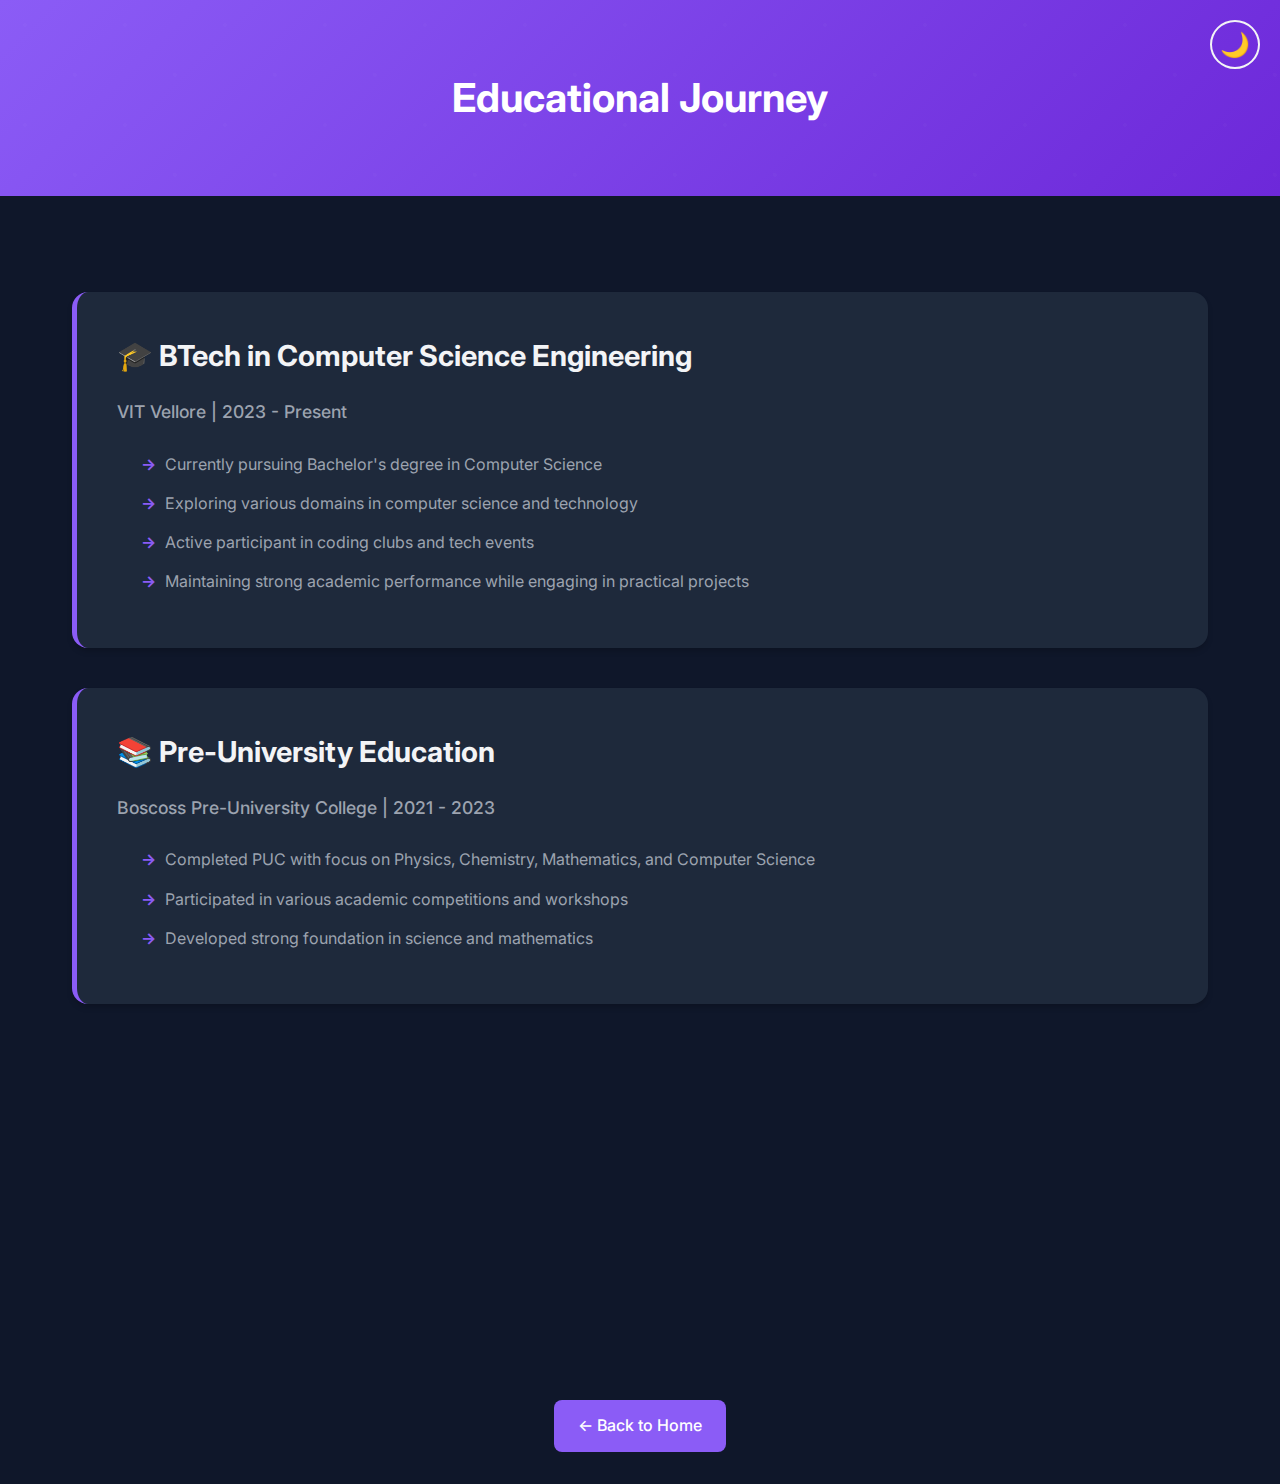
<file: Education.html>
<!DOCTYPE html>
<html lang="en">
  <head>
    <meta charset="UTF-8" />
    <meta name="viewport" content="width=device-width, initial-scale=1.0" />
    <title>Om Tilva - Education</title>
    <link
      href="https://fonts.googleapis.com/css2?family=Inter:wght@400;500;600;700;800&display=swap"
      rel="stylesheet"
    />
    <link rel="stylesheet" href="/main.css" />
    <link rel="stylesheet" href="/education.css" />
  </head>
  <body>
    <header class="header">
      <h1>Educational Journey</h1>
      <!-- 🌙 Theme Button -->
      <button id="theme-toggle" aria-label="Toggle Theme">🌙</button>
    </header>

    <div class="container">
      <div class="education-card">
        <h2>🎓 BTech in Computer Science Engineering</h2>
        <p>VIT Vellore | 2023 - Present</p>
        <ul>
          <li>Currently pursuing Bachelor's degree in Computer Science</li>
          <li>Exploring various domains in computer science and technology</li>
          <li>Active participant in coding clubs and tech events</li>
          <li>
            Maintaining strong academic performance while engaging in practical
            projects
          </li>
        </ul>
      </div>

      <div class="education-card">
        <h2>📚 Pre-University Education</h2>
        <p>Boscoss Pre-University College | 2021 - 2023</p>
        <ul>
          <li>
            Completed PUC with focus on Physics, Chemistry, Mathematics, and
            Computer Science
          </li>
          <li>Participated in various academic competitions and workshops</li>
          <li>Developed strong foundation in science and mathematics</li>
        </ul>
      </div>

      <div class="education-card">
        <h2>🏫 School Education</h2>
        <p>ST Aloysius School | Graduated 2021</p>
        <ul>
          <li>Completed secondary education with distinction</li>
          <li>Active participant in extracurricular activities</li>
          <li>Developed leadership skills through various school activities</li>
        </ul>
      </div>

      <center>
        <a href="index.html" class="back-button">← Back to Home</a>
      </center>
    </div>

    <!-- 💻 JavaScript -->
    <script>
      // --- Smooth Scroll for Back to Home Button ---
      const backButton = document.querySelector(".back-button");
      backButton.addEventListener("click", function (e) {
        e.preventDefault();
        window.location.href = this.getAttribute("href");
      });

      // --- Scroll Animation for Education Cards ---
      const cards = document.querySelectorAll(".education-card");
      const observer = new IntersectionObserver(
        (entries) => {
          entries.forEach((entry) => {
            if (entry.isIntersecting) {
              entry.target.classList.add("visible");
            }
          });
        },
        { threshold: 0.3 }
      );

      cards.forEach((card) => observer.observe(card));

      // --- Hover Glow Effect ---
      cards.forEach((card) => {
        card.addEventListener("mouseenter", () => {
          card.style.boxShadow = "0 10px 25px rgba(139, 92, 246, 0.6)";
        });
        card.addEventListener("mouseleave", () => {
          card.style.boxShadow = "";
        });
      });

      // --- Theme Toggle with Local Storage ---
      const themeToggle = document.getElementById("theme-toggle");
      const currentTheme = localStorage.getItem("theme");

      if (currentTheme === "light") {
        document.body.classList.add("light-mode");
        themeToggle.textContent = "☀️";
      }

      themeToggle.addEventListener("click", () => {
        document.body.classList.toggle("light-mode");
        const isLightMode = document.body.classList.contains("light-mode");
        themeToggle.textContent = isLightMode ? "☀️" : "🌙";
        localStorage.setItem("theme", isLightMode ? "light" : "dark");
      });
    </script>
  </body>
</html>
</file>
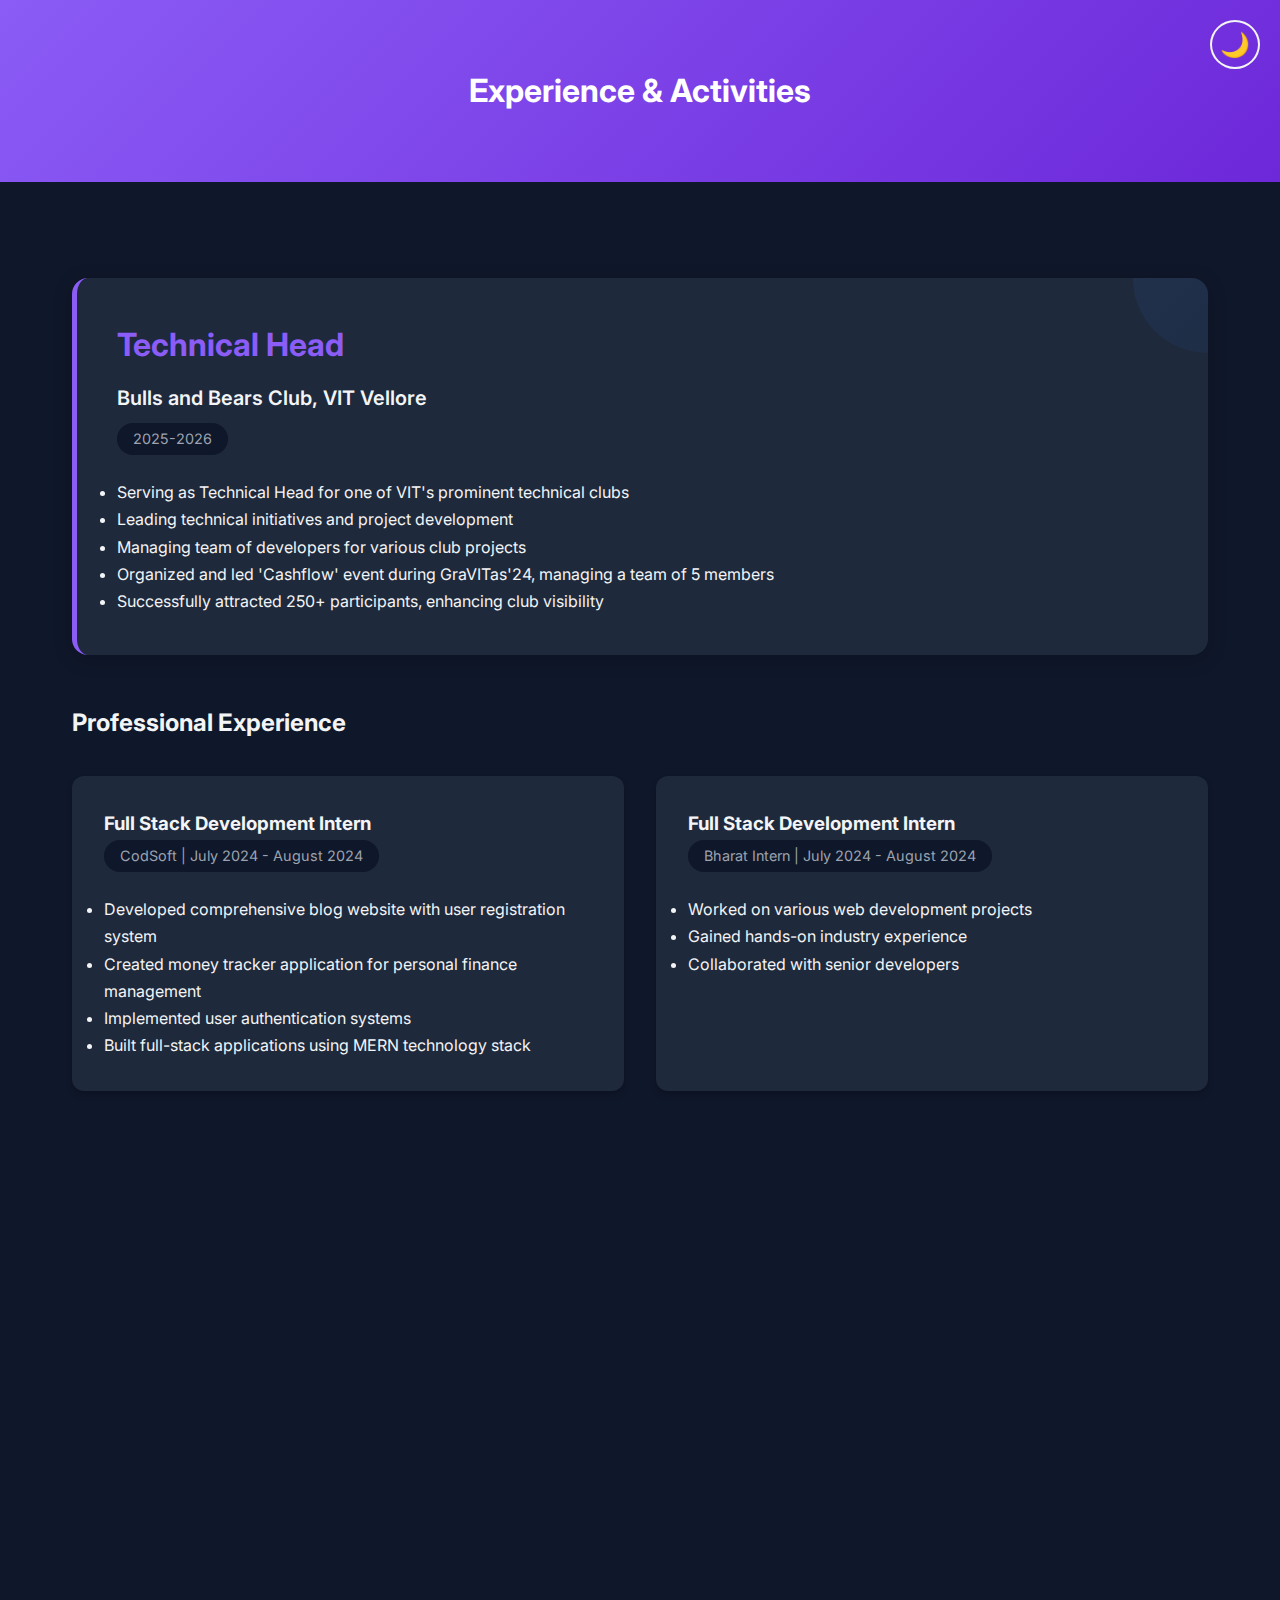
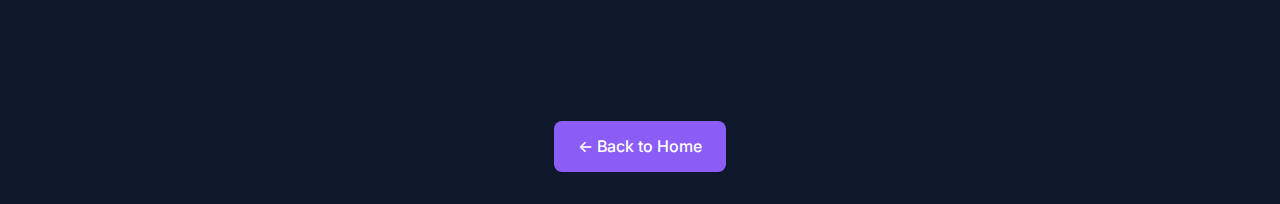
<file: Experience.html>
<!DOCTYPE html>
<html lang="en">
  <head>
    <meta charset="UTF-8" />
    <meta name="viewport" content="width=device-width, initial-scale=1.0" />
    <title>Om Tilva - Experience</title>
    <link
      href="https://fonts.googleapis.com/css2?family=Inter:wght@400;500;600;700;800&display=swap"
      rel="stylesheet"
    />
    <link rel="stylesheet" href="/main.css" />
    <link rel="stylesheet" href="/experience.css" />
  </head>
  <body>
    <header class="header">
      <h1>Experience & Activities</h1>
      <!-- 🌙 Theme Toggle Button -->
      <button id="theme-toggle" aria-label="Toggle Theme">🌙</button>
    </header>

    <div class="container">
      <div class="featured-role">
        <h2>Technical Head</h2>
        <div class="organization">Bulls and Bears Club, VIT Vellore</div>
        <div class="duration">2025-2026</div>
        <ul>
          <li>
            Serving as Technical Head for one of VIT's prominent technical clubs
          </li>
          <li>Leading technical initiatives and project development</li>
          <li>Managing team of developers for various club projects</li>
          <li>
            Organized and led 'Cashflow' event during GraVITas'24, managing a
            team of 5 members
          </li>
          <li>
            Successfully attracted 250+ participants, enhancing club visibility
          </li>
        </ul>
      </div>

      <div class="experience-section">
        <h2>Professional Experience</h2>
        <div class="experience-grid">
          <div class="experience-card">
            <h3>Full Stack Development Intern</h3>
            <div class="duration">CodSoft | July 2024 - August 2024</div>
            <ul>
              <li>
                Developed comprehensive blog website with user registration
                system
              </li>
              <li>
                Created money tracker application for personal finance
                management
              </li>
              <li>Implemented user authentication systems</li>
              <li>Built full-stack applications using MERN technology stack</li>
            </ul>
          </div>

          <div class="experience-card">
            <h3>Full Stack Development Intern</h3>
            <div class="duration">Bharat Intern | July 2024 - August 2024</div>
            <ul>
              <li>Worked on various web development projects</li>
              <li>Gained hands-on industry experience</li>
              <li>Collaborated with senior developers</li>
            </ul>
          </div>
        </div>
      </div>

      <div class="skills-section">
        <h2>Technical Skills</h2>
        <div class="skills-grid">
          <div class="skill-category">
            <h3>Programming Languages</h3>
            <div class="skill-tags">
              <span class="skill-tag">C++ (DSA)</span>
              <span class="skill-tag">Python</span>
              <span class="skill-tag">Java</span>
            </div>
          </div>

          <div class="skill-category">
            <h3>Web Development</h3>
            <div class="skill-tags">
              <span class="skill-tag">HTML5</span>
              <span class="skill-tag">CSS3</span>
              <span class="skill-tag">JavaScript</span>
              <span class="skill-tag">React</span>
              <span class="skill-tag">Node.js</span>
              <span class="skill-tag">MERN Stack</span>
            </div>
          </div>

          <div class="skill-category">
            <h3>Tools & Technologies</h3>
            <div class="skill-tags">
              <span class="skill-tag">Git</span>
              <span class="skill-tag">MongoDB</span>
              <span class="skill-tag">Express.js</span>
              <span class="skill-tag">Version Control</span>
            </div>
          </div>

          <div class="skill-category">
            <h3>Soft Skills</h3>
            <div class="skill-tags">
              <span class="skill-tag">Team Management</span>
              <span class="skill-tag">Project Management</span>
              <span class="skill-tag">Time Management</span>
              <span class="skill-tag">Communication</span>
            </div>
          </div>
        </div>
      </div>

      <center>
        <a href="index.html" class="back-button">← Back to Home</a>
      </center>
    </div>

    <!-- 💻 JavaScript -->
    <script>
      // --- Smooth Scroll for Back Button ---
      const backButton = document.querySelector(".back-button");
      backButton.addEventListener("click", function (e) {
        e.preventDefault();
        window.location.href = this.getAttribute("href");
      });

      // --- Scroll Animation for Sections ---
      const sections = document.querySelectorAll(
        ".featured-role, .experience-card, .skills-section"
      );
      const observer = new IntersectionObserver(
        (entries) => {
          entries.forEach((entry) => {
            if (entry.isIntersecting) {
              entry.target.classList.add("visible");
            }
          });
        },
        { threshold: 0.2 }
      );
      sections.forEach((section) => observer.observe(section));

      // --- Dynamic Hover Glow for Experience Cards ---
      const expCards = document.querySelectorAll(".experience-card");
      expCards.forEach((card) => {
        card.addEventListener("mouseenter", () => {
          card.style.boxShadow = "0 10px 30px rgba(59, 130, 246, 0.5)";
        });
        card.addEventListener("mouseleave", () => {
          card.style.boxShadow = "";
        });
      });

      // --- Hover Glow for Skill Tags ---
      const skillTags = document.querySelectorAll(".skill-tag");
      skillTags.forEach((tag) => {
        tag.addEventListener("mouseenter", () => {
          tag.style.boxShadow = "0 4px 12px rgba(139, 92, 246, 0.4)";
        });
        tag.addEventListener("mouseleave", () => {
          tag.style.boxShadow = "";
        });
      });

      // --- Theme Toggle with Local Storage ---
      const themeToggle = document.getElementById("theme-toggle");
      const currentTheme = localStorage.getItem("theme");

      if (currentTheme === "light") {
        document.body.classList.add("light-mode");
        themeToggle.textContent = "☀️";
      }

      themeToggle.addEventListener("click", () => {
        document.body.classList.toggle("light-mode");
        const isLightMode = document.body.classList.contains("light-mode");
        themeToggle.textContent = isLightMode ? "☀️" : "🌙";
        localStorage.setItem("theme", isLightMode ? "light" : "dark");
      });
    </script>
  </body>
</html>
</file>
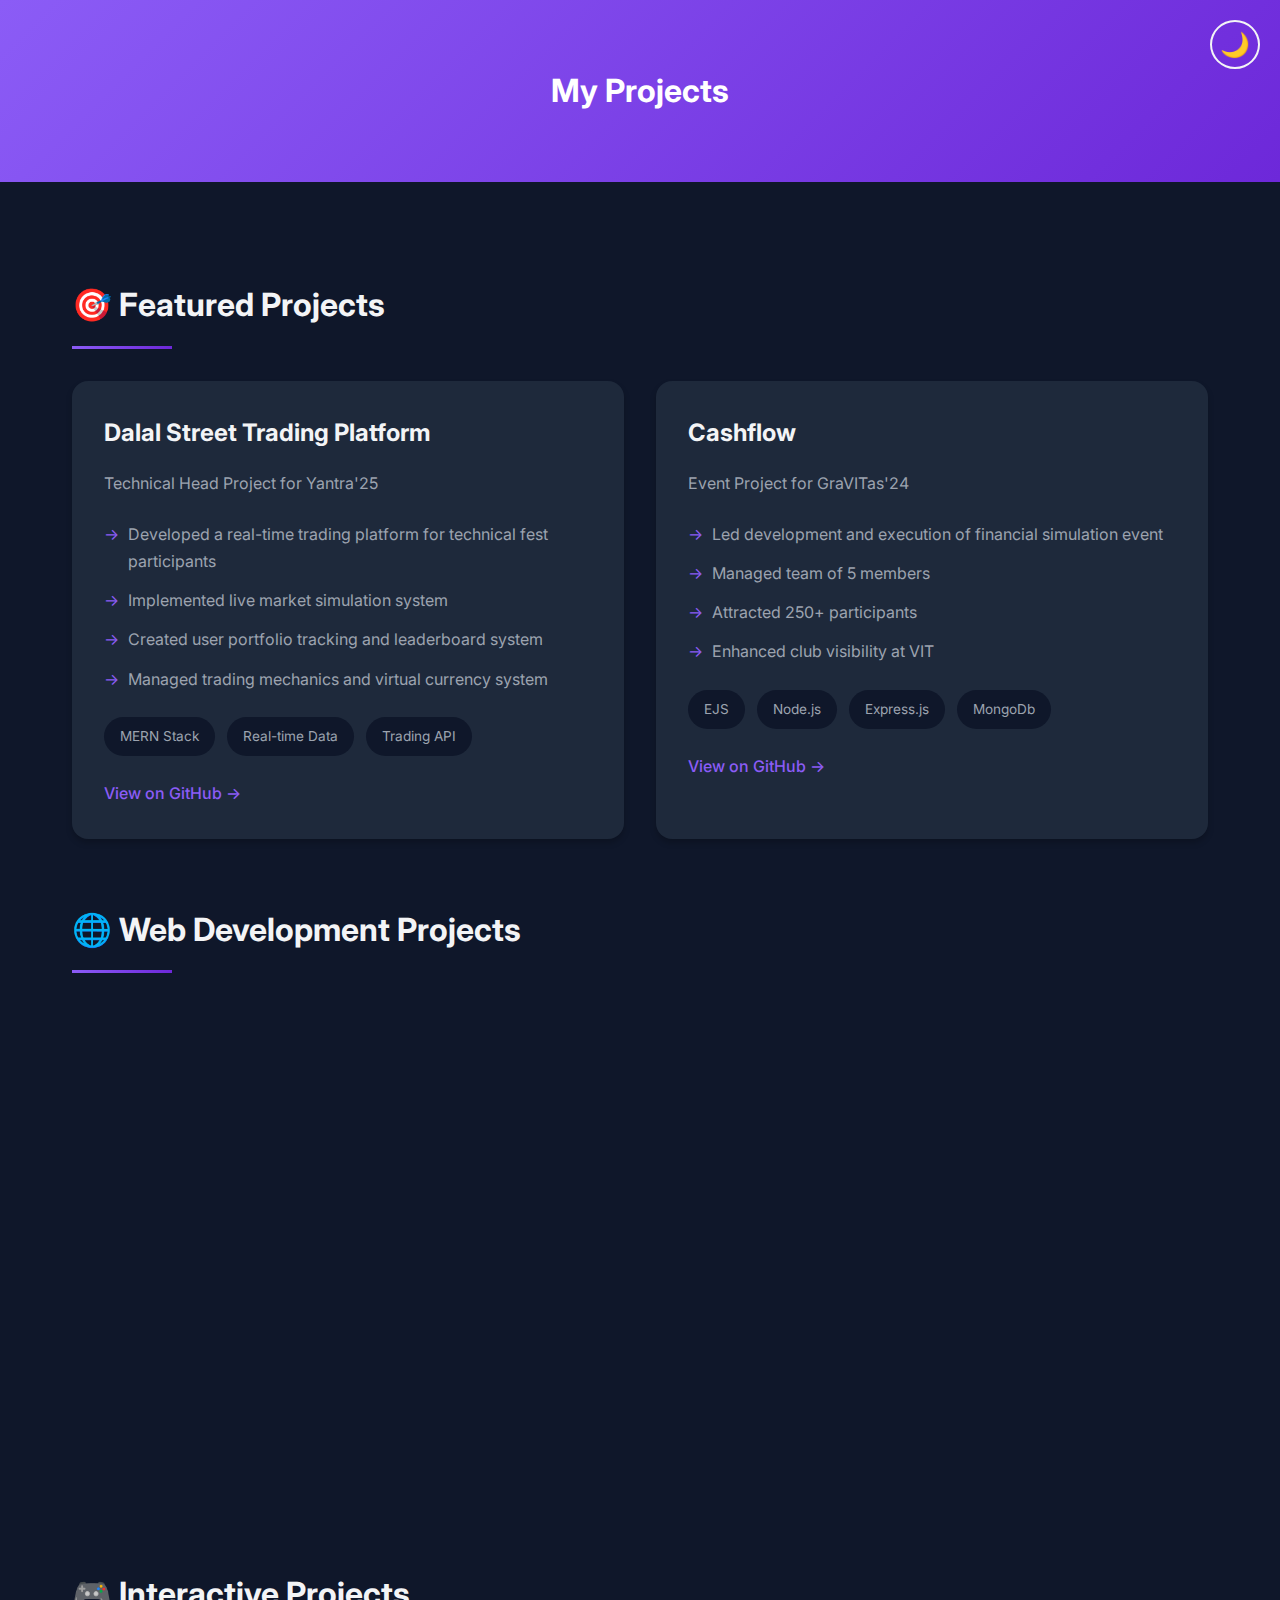
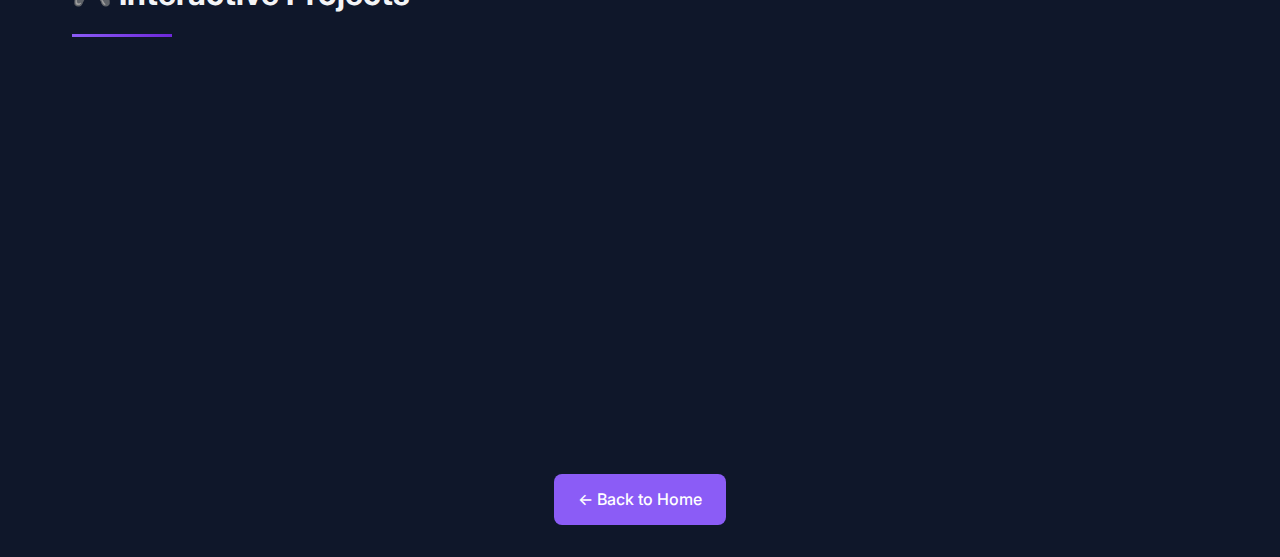
<file: Projects.html>
<!DOCTYPE html>
<html lang="en">
  <head>
    <meta charset="UTF-8" />
    <meta name="viewport" content="width=device-width, initial-scale=1.0" />
    <title>Om Tilva - Projects</title>
    <link
      href="https://fonts.googleapis.com/css2?family=Inter:wght@400;500;600;700;800&display=swap"
      rel="stylesheet"
    />
    <link rel="stylesheet" href="/main.css" />
    <link rel="stylesheet" href="/projects.css" />
  </head>
  <body>
    <header class="header">
      <h1>My Projects</h1>
      <button id="theme-toggle" aria-label="Toggle Theme">🌙</button>
    </header>

    <div class="container">
      <div class="project-section">
        <h2>🎯 Featured Projects</h2>
        <div class="project-grid">
          <div class="project-card">
            <h3>Dalal Street Trading Platform</h3>
            <p>Technical Head Project for Yantra'25</p>
            <ul>
              <li>
                Developed a real-time trading platform for technical fest
                participants
              </li>
              <li>Implemented live market simulation system</li>
              <li>Created user portfolio tracking and leaderboard system</li>
              <li>Managed trading mechanics and virtual currency system</li>
            </ul>
            <div class="tech-tags">
              <span class="tech-tag">MERN Stack</span>
              <span class="tech-tag">Real-time Data</span>
              <span class="tech-tag">Trading API</span>
            </div>
            <a href="https://github.com/OmTilva" class="project-link"
              >View on GitHub →</a
            >
          </div>

          <div class="project-card">
            <h3>Cashflow</h3>
            <p>Event Project for GraVITas'24</p>
            <ul>
              <li>
                Led development and execution of financial simulation event
              </li>
              <li>Managed team of 5 members</li>
              <li>Attracted 250+ participants</li>
              <li>Enhanced club visibility at VIT</li>
            </ul>
            <div class="tech-tags">
              <span class="tech-tag">EJS</span>
              <span class="tech-tag">Node.js</span>
              <span class="tech-tag">Express.js</span>
              <span class="tech-tag">MongoDb</span>
            </div>
            <a href="https://github.com/OmTilva" class="project-link"
              >View on GitHub →</a
            >
          </div>
        </div>
      </div>

      <div class="project-section">
        <h2>🌐 Web Development Projects</h2>
        <div class="project-grid">
          <div class="project-card">
            <h3>Currency Converter</h3>
            <p>Real-time Currency Conversion Tool</p>
            <ul>
              <li>Developed interactive currency conversion application</li>
              <li>Integrated real-time exchange rate APIs</li>
              <li>Implemented responsive design</li>
            </ul>
            <div class="tech-tags">
              <span class="tech-tag">HTML5</span>
              <span class="tech-tag">CSS3</span>
              <span class="tech-tag">JavaScript</span>
              <span class="tech-tag">APIs</span>
            </div>
            <a href="https://github.com/OmTilva" class="project-link"
              >View on GitHub →</a
            >
          </div>

          <div class="project-card">
            <h3>Blog Website</h3>
            <p>Full Stack Development Project</p>
            <ul>
              <li>Developed a comprehensive blog platform</li>
              <li>Implemented user authentication</li>
              <li>Created CRUD functionality for posts</li>
            </ul>
            <div class="tech-tags">
              <span class="tech-tag">MongoDB</span>
              <span class="tech-tag">Express.js</span>
              <span class="tech-tag">React</span>
              <span class="tech-tag">Node.js</span>
            </div>
            <a href="https://github.com/OmTilva" class="project-link"
              >View on GitHub →</a
            >
          </div>

          <div class="project-card">
            <h3>Spotify Clone</h3>
            <p>Frontend Development Project</p>
            <ul>
              <li>Created responsive music interface</li>
              <li>Implemented playlist features</li>
              <li>Added audio player controls</li>
            </ul>
            <div class="tech-tags">
              <span class="tech-tag">HTML5</span>
              <span class="tech-tag">CSS3</span>
              <span class="tech-tag">JavaScript</span>
            </div>
            <a href="https://github.com/OmTilva" class="project-link"
              >View on GitHub →</a
            >
          </div>
        </div>
      </div>

      <div class="project-section">
        <h2>🎮 Interactive Projects</h2>
        <div class="project-grid">
          <div class="project-card">
            <h3>Tic Tac Toe Game</h3>
            <ul>
              <li>Built interactive gaming interface</li>
              <li>Implemented game logic and win conditions</li>
              <li>Added score tracking system</li>
            </ul>
            <div class="tech-tags">
              <span class="tech-tag">HTML5</span>
              <span class="tech-tag">CSS3</span>
              <span class="tech-tag">JavaScript</span>
            </div>
            <a href="https://github.com/OmTilva" class="project-link"
              >View on GitHub →</a
            >
          </div>

          <div class="project-card">
            <h3>Calculator</h3>
            <ul>
              <li>Developed functional calculator application</li>
              <li>Implemented mathematical operations</li>
              <li>Created user-friendly interface</li>
            </ul>
            <div class="tech-tags">
              <span class="tech-tag">C++</span>
            </div>
            <a href="https://github.com/OmTilva" class="project-link"
              >View on GitHub →</a
            >
          </div>
        </div>
      </div>

      <center>
        <a href="index.html" class="back-button">← Back to Home</a>
      </center>
    </div>
    <script>
      const backButton = document.querySelector(".back-button");
      backButton.addEventListener("click", function (e) {
        e.preventDefault();
        window.location.href = this.getAttribute("href"); // Go to index.html
      });

      const cards = document.querySelectorAll(".project-card");
      const observer = new IntersectionObserver(
        (entries) => {
          entries.forEach((entry) => {
            if (entry.isIntersecting) {
              entry.target.classList.add("visible");
            }
          });
        },
        { threshold: 0.2 }
      );

      cards.forEach((card) => observer.observe(card));

      cards.forEach((card) => {
        card.addEventListener("mouseenter", () => {
          card.style.boxShadow = "0 12px 25px rgba(59, 130, 246, 0.5)";
        });
        card.addEventListener("mouseleave", () => {
          card.style.boxShadow = "";
        });
      });

      const techTags = document.querySelectorAll(".tech-tag");
      techTags.forEach((tag) => {
        tag.addEventListener("mouseenter", () => {
          tag.style.boxShadow = "0 4px 12px rgba(139, 92, 246, 0.4)";
        });
        tag.addEventListener("mouseleave", () => {
          tag.style.boxShadow = "";
        });
      });
      const themeToggle = document.getElementById("theme-toggle");
      const currentTheme = localStorage.getItem("theme");

      if (currentTheme === "light") {
        document.body.classList.add("light-mode");
        themeToggle.textContent = "☀️";
      }

      themeToggle.addEventListener("click", () => {
        document.body.classList.toggle("light-mode");
        const isLightMode = document.body.classList.contains("light-mode");
        themeToggle.textContent = isLightMode ? "☀️" : "🌙";
        localStorage.setItem("theme", isLightMode ? "light" : "dark");
      });
    </script>
  </body>
</html>
</file>
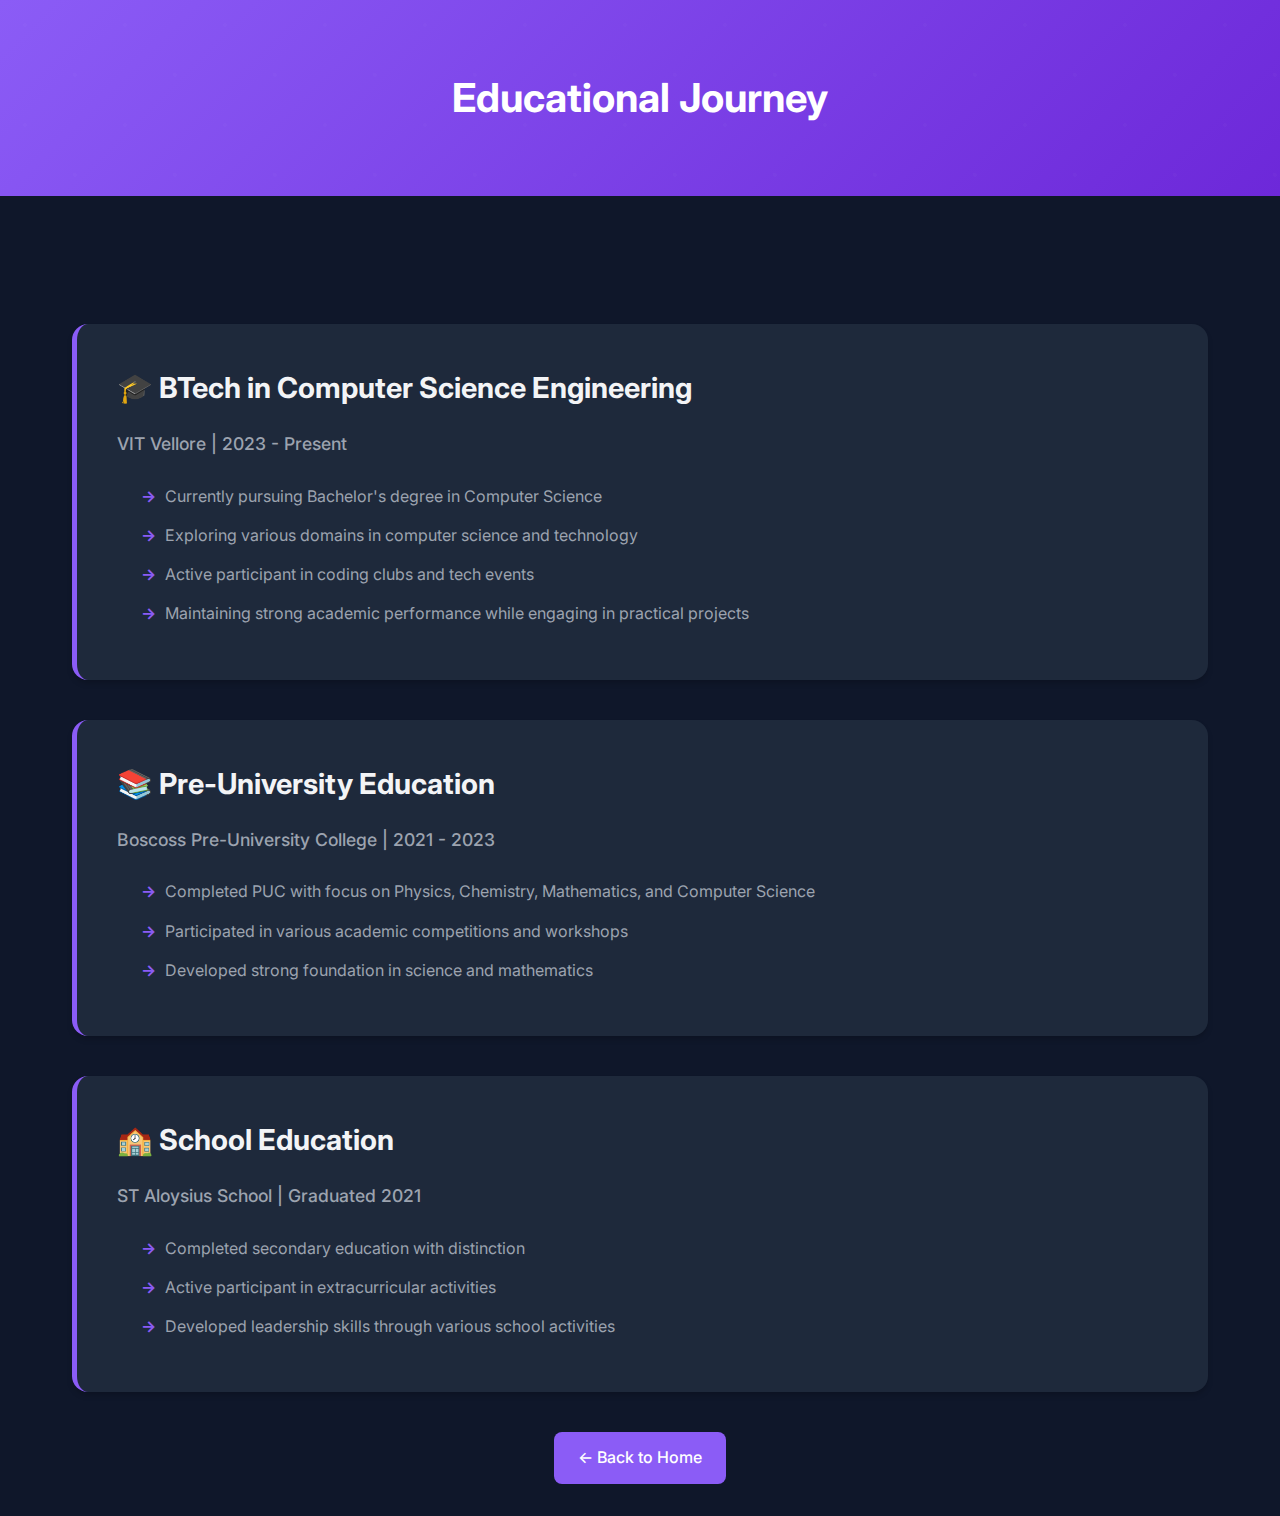
<file: pages/Education.html>
<!DOCTYPE html>
<html lang="en">
  <head>
    <meta charset="UTF-8" />
    <meta name="viewport" content="width=device-width, initial-scale=1.0" />
    <title>Om Tilva - Education</title>
    <link
      href="https://fonts.googleapis.com/css2?family=Inter:wght@400;500;600;700;800&display=swap"
      rel="stylesheet"
    />
    <link rel="stylesheet" href="/styles/main.css" />
    <link rel="stylesheet" href="/styles/education.css" />
  </head>
  <body>
    <header class="header">
      <h1>Educational Journey</h1>
    </header>

    <div class="container">
      <div class="education-card">
        <h2>🎓 BTech in Computer Science Engineering</h2>
        <p>VIT Vellore | 2023 - Present</p>
        <ul>
          <li>Currently pursuing Bachelor's degree in Computer Science</li>
          <li>Exploring various domains in computer science and technology</li>
          <li>Active participant in coding clubs and tech events</li>
          <li>
            Maintaining strong academic performance while engaging in practical
            projects
          </li>
        </ul>
      </div>

      <div class="education-card">
        <h2>📚 Pre-University Education</h2>
        <p>Boscoss Pre-University College | 2021 - 2023</p>
        <ul>
          <li>
            Completed PUC with focus on Physics, Chemistry, Mathematics, and
            Computer Science
          </li>
          <li>Participated in various academic competitions and workshops</li>
          <li>Developed strong foundation in science and mathematics</li>
        </ul>
      </div>

      <div class="education-card">
        <h2>🏫 School Education</h2>
        <p>ST Aloysius School | Graduated 2021</p>
        <ul>
          <li>Completed secondary education with distinction</li>
          <li>Active participant in extracurricular activities</li>
          <li>Developed leadership skills through various school activities</li>
        </ul>
      </div>

      <center>
        <a href="index.html" class="back-button">← Back to Home</a>
      </center>
    </div>
  </body>
</html>
</file>
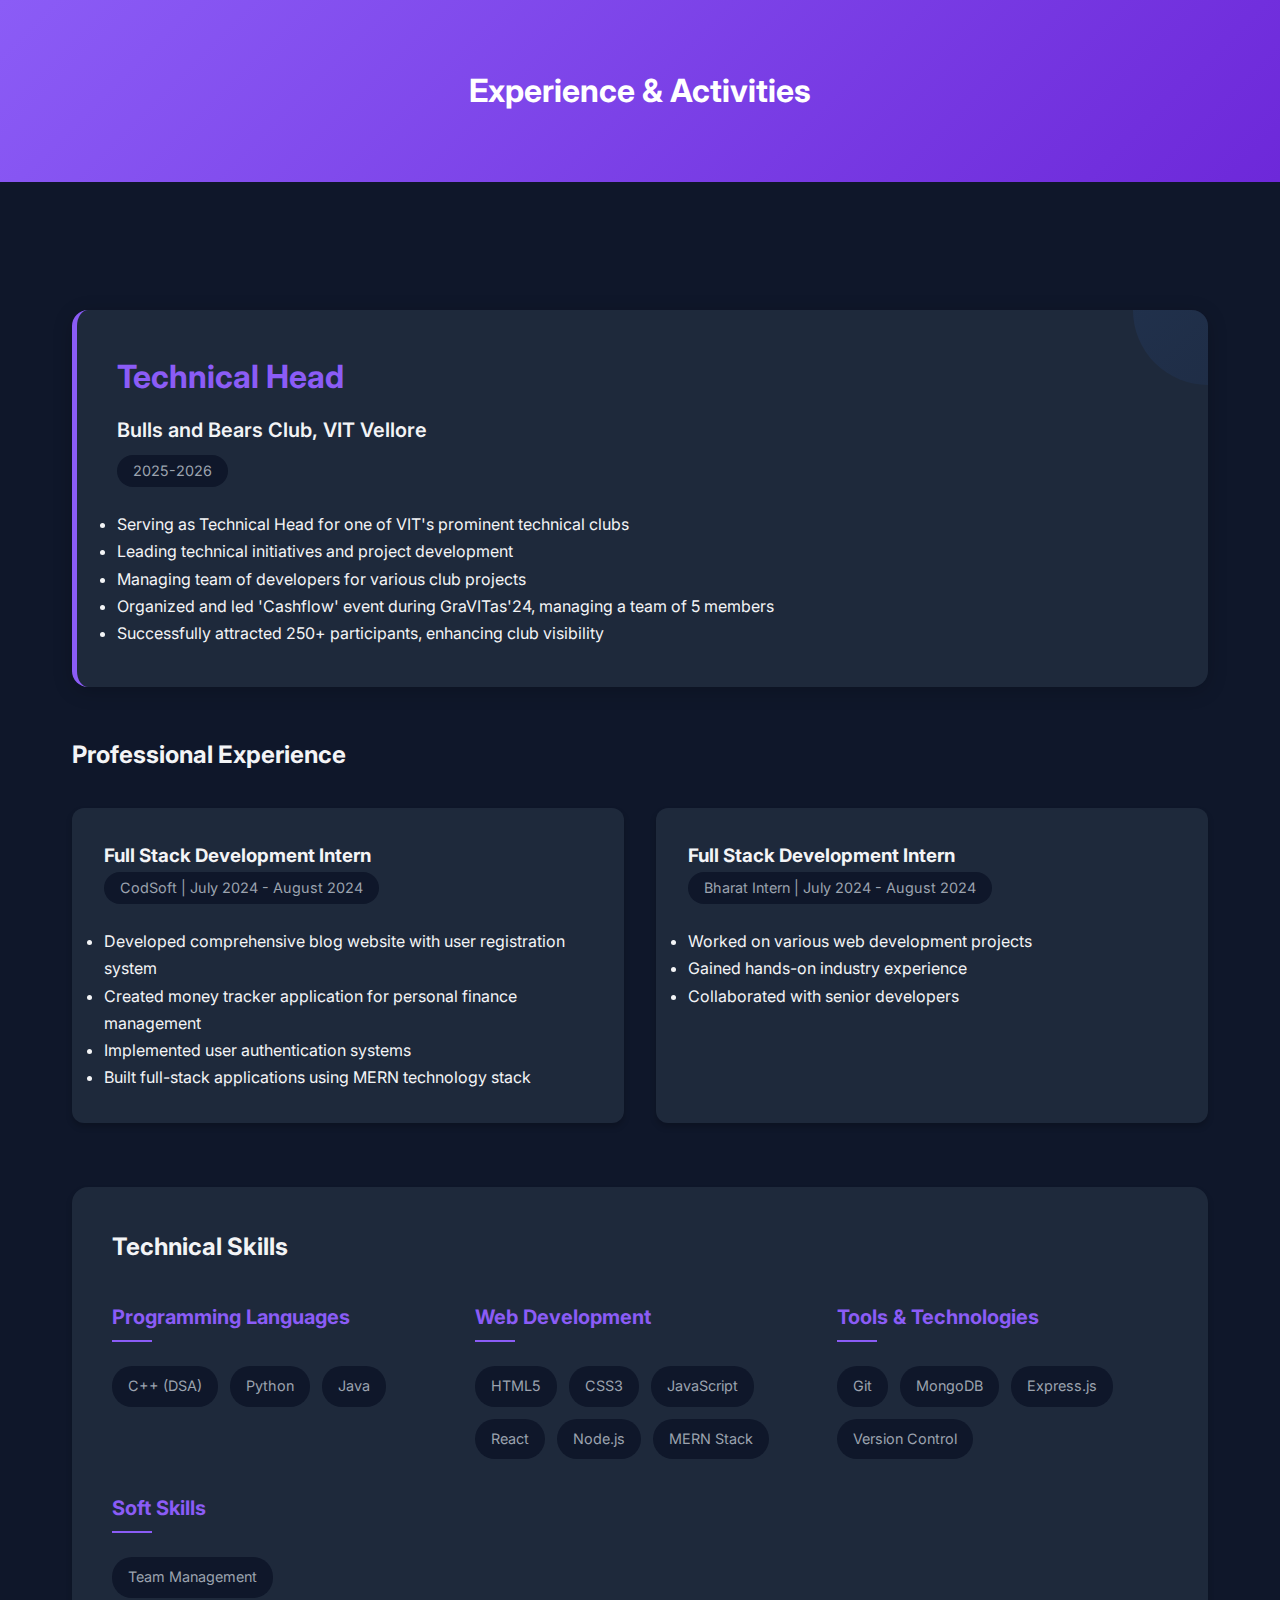
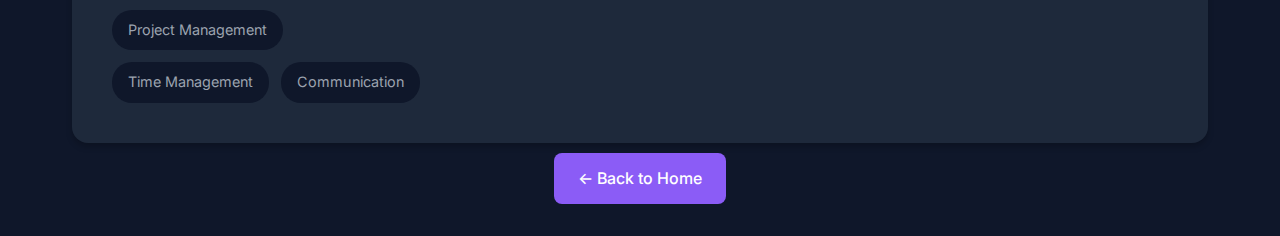
<file: pages/Experience.html>
<!DOCTYPE html>
<html lang="en">
  <head>
    <meta charset="UTF-8" />
    <meta name="viewport" content="width=device-width, initial-scale=1.0" />
    <title>Om Tilva - Experience</title>
    <link
      href="https://fonts.googleapis.com/css2?family=Inter:wght@400;500;600;700;800&display=swap"
      rel="stylesheet"
    />
    <link rel="stylesheet" href="/styles/main.css" />
    <link rel="stylesheet" href="/styles/experience.css" />
  </head>
  <body>
    <header class="header">
      <h1>Experience & Activities</h1>
    </header>

    <div class="container">
      <div class="featured-role">
        <h2>Technical Head</h2>
        <div class="organization">Bulls and Bears Club, VIT Vellore</div>
        <div class="duration">2025-2026</div>
        <ul>
          <li>
            Serving as Technical Head for one of VIT's prominent technical clubs
          </li>
          <li>Leading technical initiatives and project development</li>
          <li>Managing team of developers for various club projects</li>
          <li>
            Organized and led 'Cashflow' event during GraVITas'24, managing a
            team of 5 members
          </li>
          <li>
            Successfully attracted 250+ participants, enhancing club visibility
          </li>
        </ul>
      </div>

      <div class="experience-section">
        <h2>Professional Experience</h2>
        <div class="experience-grid">
          <div class="experience-card">
            <h3>Full Stack Development Intern</h3>
            <div class="duration">CodSoft | July 2024 - August 2024</div>
            <ul>
              <li>
                Developed comprehensive blog website with user registration
                system
              </li>
              <li>
                Created money tracker application for personal finance
                management
              </li>
              <li>Implemented user authentication systems</li>
              <li>Built full-stack applications using MERN technology stack</li>
            </ul>
          </div>

          <div class="experience-card">
            <h3>Full Stack Development Intern</h3>
            <div class="duration">Bharat Intern | July 2024 - August 2024</div>
            <ul>
              <li>Worked on various web development projects</li>
              <li>Gained hands-on industry experience</li>
              <li>Collaborated with senior developers</li>
            </ul>
          </div>
        </div>
      </div>

      <div class="skills-section">
        <h2>Technical Skills</h2>
        <div class="skills-grid">
          <div class="skill-category">
            <h3>Programming Languages</h3>
            <div class="skill-tags">
              <span class="skill-tag">C++ (DSA)</span>
              <span class="skill-tag">Python</span>
              <span class="skill-tag">Java</span>
            </div>
          </div>

          <div class="skill-category">
            <h3>Web Development</h3>
            <div class="skill-tags">
              <span class="skill-tag">HTML5</span>
              <span class="skill-tag">CSS3</span>
              <span class="skill-tag">JavaScript</span>
              <span class="skill-tag">React</span>
              <span class="skill-tag">Node.js</span>
              <span class="skill-tag">MERN Stack</span>
            </div>
          </div>

          <div class="skill-category">
            <h3>Tools & Technologies</h3>
            <div class="skill-tags">
              <span class="skill-tag">Git</span>
              <span class="skill-tag">MongoDB</span>
              <span class="skill-tag">Express.js</span>
              <span class="skill-tag">Version Control</span>
            </div>
          </div>

          <div class="skill-category">
            <h3>Soft Skills</h3>
            <div class="skill-tags">
              <span class="skill-tag">Team Management</span>
              <span class="skill-tag">Project Management</span>
              <span class="skill-tag">Time Management</span>
              <span class="skill-tag">Communication</span>
            </div>
          </div>
        </div>
      </div>

      <center>
        <a href="index.html" class="back-button">← Back to Home</a>
      </center>
    </div>
  </body>
</html>
</file>
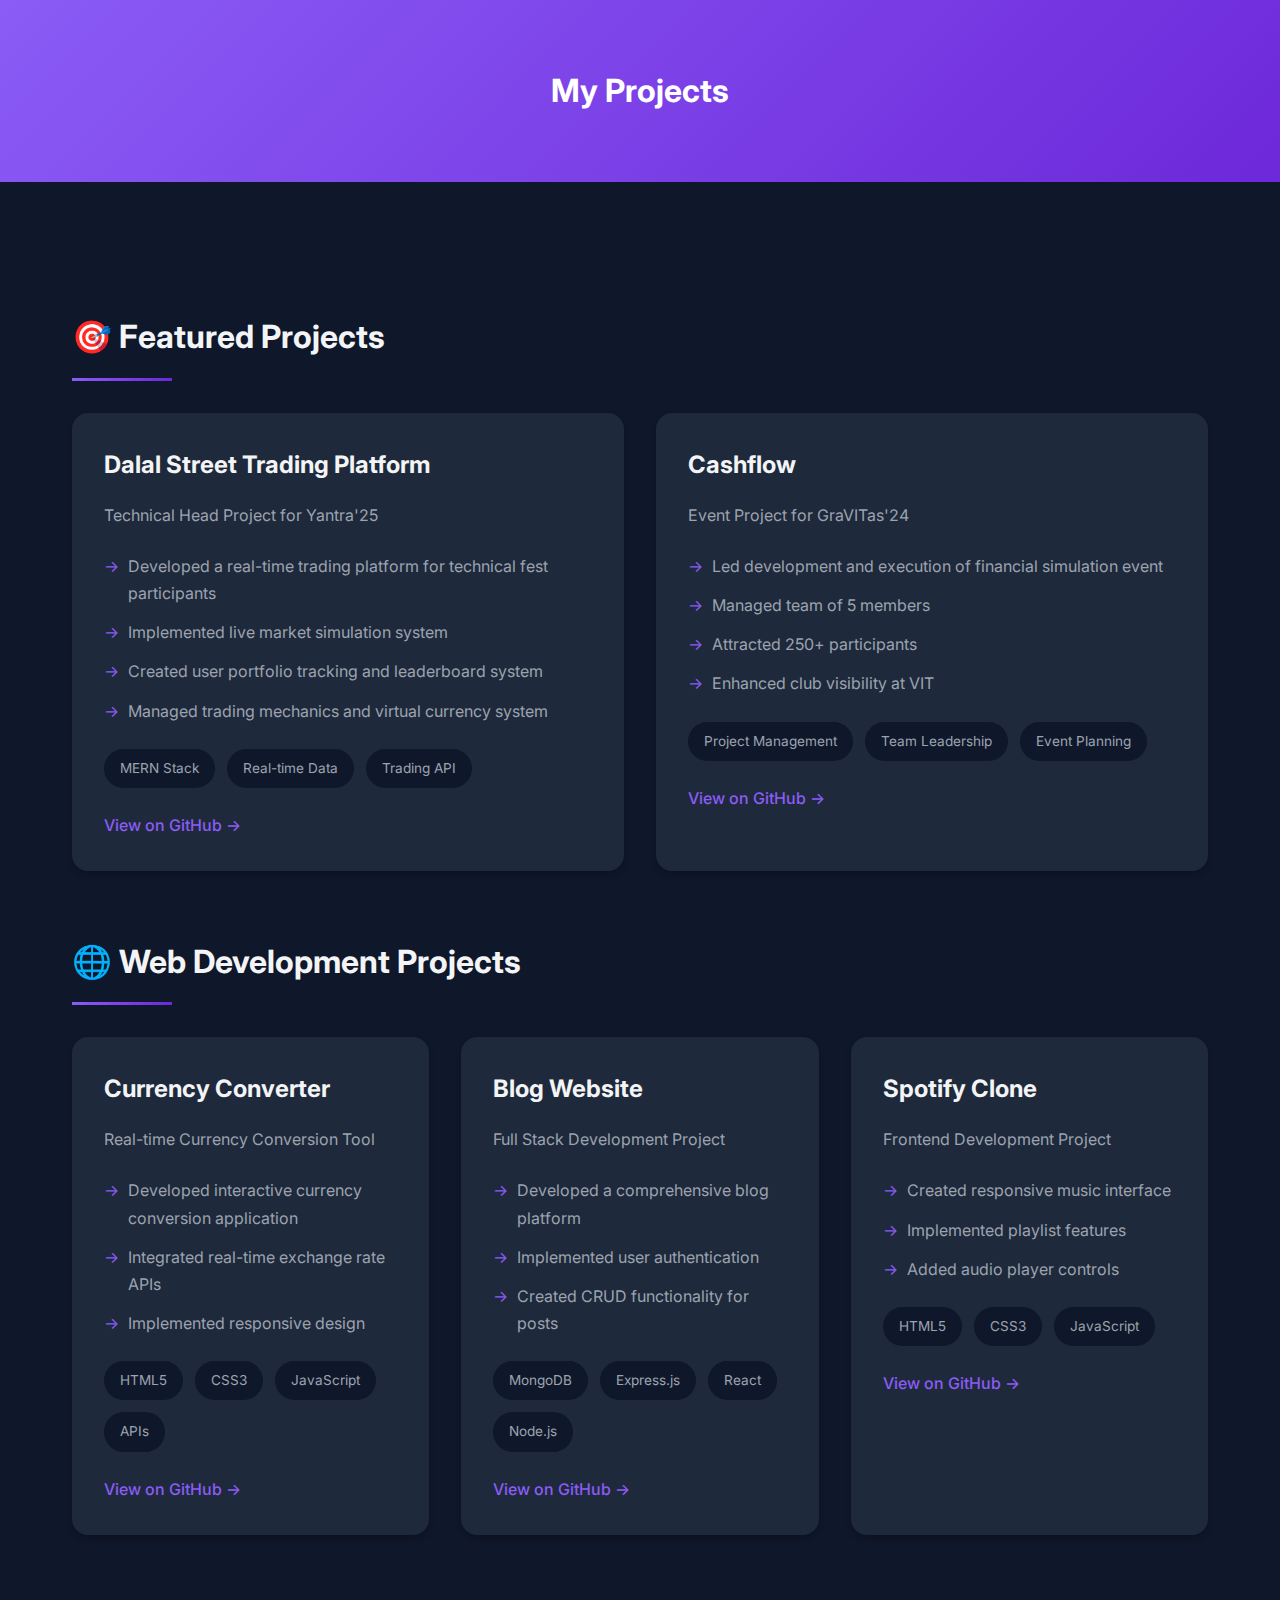
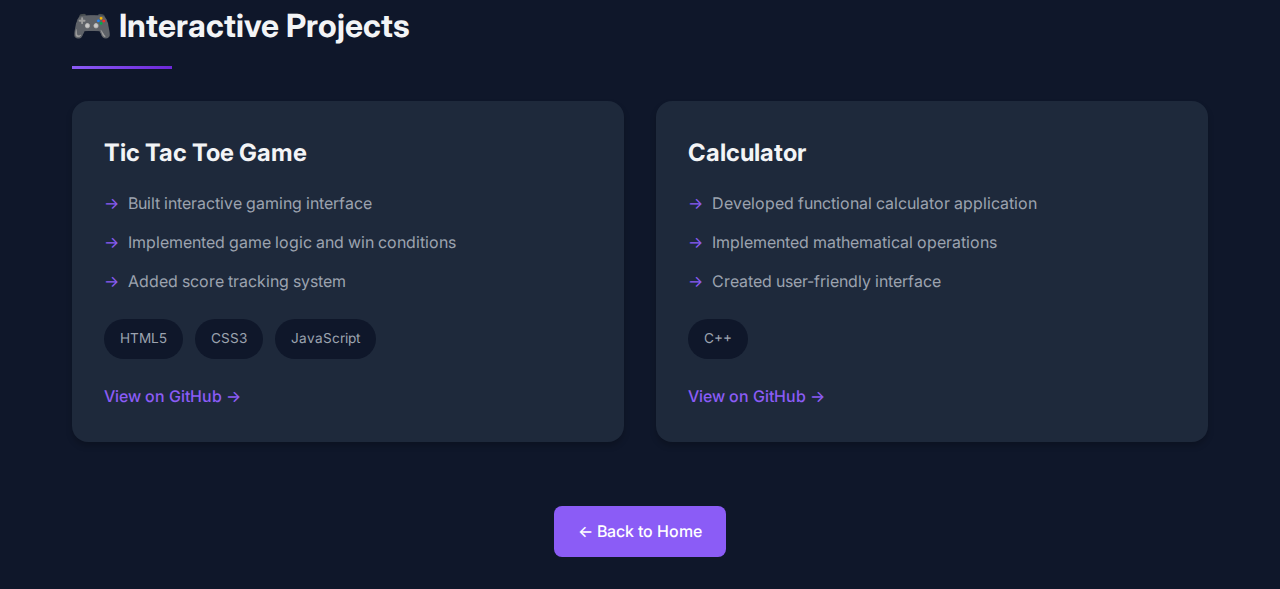
<file: pages/Projects.html>
<!DOCTYPE html>
<html lang="en">
  <head>
    <meta charset="UTF-8" />
    <meta name="viewport" content="width=device-width, initial-scale=1.0" />
    <title>Om Tilva - Projects</title>
    <link
      href="https://fonts.googleapis.com/css2?family=Inter:wght@400;500;600;700;800&display=swap"
      rel="stylesheet"
    />
    <link rel="stylesheet" href="/styles/main.css" />
    <link rel="stylesheet" href="/styles/projects.css" />
  </head>
  <body>
    <header class="header">
      <h1>My Projects</h1>
    </header>

    <div class="container">
      <div class="project-section">
        <h2>🎯 Featured Projects</h2>
        <div class="project-grid">
          <div class="project-card">
            <h3>Dalal Street Trading Platform</h3>
            <p>Technical Head Project for Yantra'25</p>
            <ul>
              <li>
                Developed a real-time trading platform for technical fest
                participants
              </li>
              <li>Implemented live market simulation system</li>
              <li>Created user portfolio tracking and leaderboard system</li>
              <li>Managed trading mechanics and virtual currency system</li>
            </ul>
            <div class="tech-tags">
              <span class="tech-tag">MERN Stack</span>
              <span class="tech-tag">Real-time Data</span>
              <span class="tech-tag">Trading API</span>
            </div>
            <a href="https://github.com/OmTilva" class="project-link"
              >View on GitHub →</a
            >
          </div>

          <div class="project-card">
            <h3>Cashflow</h3>
            <p>Event Project for GraVITas'24</p>
            <ul>
              <li>
                Led development and execution of financial simulation event
              </li>
              <li>Managed team of 5 members</li>
              <li>Attracted 250+ participants</li>
              <li>Enhanced club visibility at VIT</li>
            </ul>
            <div class="tech-tags">
              <span class="tech-tag">Project Management</span>
              <span class="tech-tag">Team Leadership</span>
              <span class="tech-tag">Event Planning</span>
            </div>
            <a href="https://github.com/OmTilva" class="project-link"
              >View on GitHub →</a
            >
          </div>
        </div>
      </div>

      <div class="project-section">
        <h2>🌐 Web Development Projects</h2>
        <div class="project-grid">
          <div class="project-card">
            <h3>Currency Converter</h3>
            <p>Real-time Currency Conversion Tool</p>
            <ul>
              <li>Developed interactive currency conversion application</li>
              <li>Integrated real-time exchange rate APIs</li>
              <li>Implemented responsive design</li>
            </ul>
            <div class="tech-tags">
              <span class="tech-tag">HTML5</span>
              <span class="tech-tag">CSS3</span>
              <span class="tech-tag">JavaScript</span>
              <span class="tech-tag">APIs</span>
            </div>
            <a href="https://github.com/OmTilva" class="project-link"
              >View on GitHub →</a
            >
          </div>

          <div class="project-card">
            <h3>Blog Website</h3>
            <p>Full Stack Development Project</p>
            <ul>
              <li>Developed a comprehensive blog platform</li>
              <li>Implemented user authentication</li>
              <li>Created CRUD functionality for posts</li>
            </ul>
            <div class="tech-tags">
              <span class="tech-tag">MongoDB</span>
              <span class="tech-tag">Express.js</span>
              <span class="tech-tag">React</span>
              <span class="tech-tag">Node.js</span>
            </div>
            <a href="https://github.com/OmTilva" class="project-link"
              >View on GitHub →</a
            >
          </div>

          <div class="project-card">
            <h3>Spotify Clone</h3>
            <p>Frontend Development Project</p>
            <ul>
              <li>Created responsive music interface</li>
              <li>Implemented playlist features</li>
              <li>Added audio player controls</li>
            </ul>
            <div class="tech-tags">
              <span class="tech-tag">HTML5</span>
              <span class="tech-tag">CSS3</span>
              <span class="tech-tag">JavaScript</span>
            </div>
            <a href="https://github.com/OmTilva" class="project-link"
              >View on GitHub →</a
            >
          </div>
        </div>
      </div>

      <div class="project-section">
        <h2>🎮 Interactive Projects</h2>
        <div class="project-grid">
          <div class="project-card">
            <h3>Tic Tac Toe Game</h3>
            <ul>
              <li>Built interactive gaming interface</li>
              <li>Implemented game logic and win conditions</li>
              <li>Added score tracking system</li>
            </ul>
            <div class="tech-tags">
              <span class="tech-tag">HTML5</span>
              <span class="tech-tag">CSS3</span>
              <span class="tech-tag">JavaScript</span>
            </div>
            <a href="https://github.com/OmTilva" class="project-link"
              >View on GitHub →</a
            >
          </div>

          <div class="project-card">
            <h3>Calculator</h3>
            <ul>
              <li>Developed functional calculator application</li>
              <li>Implemented mathematical operations</li>
              <li>Created user-friendly interface</li>
            </ul>
            <div class="tech-tags">
              <span class="tech-tag">C++</span>
            </div>
            <a href="https://github.com/OmTilva" class="project-link"
              >View on GitHub →</a
            >
          </div>
        </div>
      </div>

      <center>
        <a href="index.html" class="back-button">← Back to Home</a>
      </center>
    </div>
  </body>
</html>
</file>
<file: main.css>
:root {
  --primary-color: #8b5cf6;
  --secondary-color: #6d28d9;
  --text-primary: #f3f4f6;
  --text-secondary: #9ca3af;
  --bg-primary: #0f172a;
  --bg-secondary: #1e293b;
  --accent-gradient: linear-gradient(135deg, #8b5cf6 0%, #6d28d9 100%);
  --shadow-sm: 0 4px 6px -1px rgba(0, 0, 0, 0.2);
  --shadow-md: 0 8px 16px rgba(0, 0, 0, 0.3);
  --shadow-lg: 0 12px 24px rgba(0, 0, 0, 0.4);
}
.light-mode {
  --primary-color: #4f46e5;
  --secondary-color: #4338ca;
  --text-primary: #1e293b;
  --text-secondary: #475569;
  --bg-primary: #f1f5f9;
  --bg-secondary: #e2e8f0;
  --accent-gradient: linear-gradient(135deg, #4f46e5 0%, #4338ca 100%);
}

* {
  margin: 0;
  padding: 0;
  box-sizing: border-box;
  font-family: "Inter", sans-serif;
}

body {
  background-color: var(--bg-primary);
  color: var(--text-primary);
  line-height: 1.7;
  min-height: 100vh;
}

.hero {
  background: var(--accent-gradient);
  min-height: 70vh;
  display: flex;
  flex-direction: column;
  align-items: center;
  justify-content: center;
  padding: 5rem 1rem;
  position: relative;
  overflow: hidden;
}

.hero::before {
  content: "";
  position: absolute;
  width: 200%;
  height: 200%;
  background: radial-gradient(
    circle,
    rgba(255, 255, 255, 0.08) 0%,
    transparent 70%
  );
  animation: rotate 7s linear infinite;
}

.hero img {
  width: 240px;
  height: 240px;
  border-radius: 50%;
  border: 6px solid rgba(255, 255, 255, 0.15);
  margin-bottom: 2.5rem;
  object-fit: cover;
  position: relative;
  z-index: 1;
  box-shadow: var(--shadow-lg);
  transition: all 0.4s cubic-bezier(0.4, 0, 0.2, 1);
}

.hero img:hover {
  transform: scale(1.05) translateY(-5px);
  border-color: rgba(255, 255, 255, 0.25);
  box-shadow: var(--shadow-lg), 0 0 40px rgba(139, 92, 246, 0.3);
}

.hero h1 {
  font-size: 4rem;
  font-weight: 800;
  color: #f8fafc;
  margin-bottom: 1.25rem;
  position: relative;
  z-index: 1;
  text-shadow: 0 2px 4px rgba(0, 0, 0, 0.2);
}

.hero p {
  font-size: 1.35rem;
  color: #e2e8f0;
  position: relative;
  z-index: 1;
  max-width: 600px;
  text-align: center;
  line-height: 1.6;
  text-shadow: 0 1px 2px rgba(0, 0, 0, 0.1);
}

.nav-container {
  max-width: 1200px;
  margin: 0 auto;
  padding: 0 1rem;
}

.nav {
  background: var(--bg-secondary);
  padding: 1.75rem;
  border-radius: 16px;
  box-shadow: var(--shadow-lg);
  display: flex;
  justify-content: center;
  gap: 3rem;
  backdrop-filter: blur(10px);
  min-width: 600px;
  border: 1px solid rgba(255, 255, 255, 0.05);
  margin-top: -120px;
  margin-bottom: 4rem;
}

.nav a {
  color: var(--text-primary);
  text-decoration: none;
  font-weight: 600;
  padding: 0.75rem 1.5rem;
  border-radius: 8px;
  transition: all 0.3s cubic-bezier(0.4, 0, 0.2, 1);
  position: relative;
  letter-spacing: 0.3px;
}

.nav a::after {
  content: "";
  position: absolute;
  bottom: -2px;
  left: 0;
  width: 0;
  height: 2px;
  background: var(--accent-gradient);
  transition: width 0.3s ease;
}

.nav a:hover {
  color: var(--primary-color);
}

.nav a:hover::after {
  width: 100%;
}

.container {
  max-width: 1200px;
  margin: 3rem auto 0;
  padding: 2rem;
}
.section {
  opacity: 0;
  transform: translateY(50px);
  transition: opacity 0.8s ease-out, transform 0.8s ease-out;
}

.section.visible {
  opacity: 1;
  transform: translateY(0);
}

.section {
  background: var(--bg-secondary);
  padding: 3rem;
  border-radius: 20px;
  box-shadow: var(--shadow-md);
  margin-bottom: 3rem;
  transition: all 0.4s cubic-bezier(0.4, 0, 0.2, 1);
  border: 1px solid rgba(255, 255, 255, 0.05);
}

.section:hover {
  transform: translateY(-5px);
  box-shadow: var(--shadow-lg);
  border-color: rgba(255, 255, 255, 0.1);
}

.section h2 {
  color: var(--text-primary);
  margin-bottom: 2rem;
  font-size: 2rem;
  position: relative;
  padding-bottom: 1rem;
  letter-spacing: -0.5px;
}

.section h2::after {
  content: "";
  position: absolute;
  bottom: 0;
  left: 0;
  width: 80px;
  height: 3px;
  background: var(--accent-gradient);
  border-radius: 3px;
}

.footer {
  background: #0a1429;
  color: white;
  padding: 5rem 2rem;
  text-align: center;
  margin-top: 6rem;
  border-top: 1px solid rgba(255, 255, 255, 0.05);
}

.social-links {
  display: flex;
  justify-content: center;
  gap: 2.5rem;
  margin-top: 2.5rem;
}

.social-links a {
  opacity: 0.8;
  transition: all 0.4s cubic-bezier(0.4, 0, 0.2, 1);
  padding: 0.5rem;
}

.social-links a:hover {
  opacity: 1;
  transform: translateY(-5px);
}

.social-links img {
  width: 40px;
  height: 40px;
  border-radius: 12px;
  filter: drop-shadow(0 4px 6px rgba(0, 0, 0, 0.1));
}

@keyframes rotate {
  from {
    transform: rotate(0deg);
  }
  to {
    transform: rotate(360deg);
  }
}

@media (max-width: 768px) {
  .hero h1 {
    font-size: 2.75rem;
  }

  .hero p {
    font-size: 1.2rem;
    padding: 0 1rem;
  }

  .nav-container {
    padding: 0 1rem;
  }

  .nav {
    flex-direction: column;
    align-items: center;
    gap: 1rem;
    top: 40vh;
    min-width: unset;
    width: calc(100% - 2rem);
    padding: 1.5rem;
    position: relative;
    transform: translateY(-50%);
    left: 0;
  }

  .container {
    padding: 1rem;
    margin-top: 3rem;
  }

  .section {
    padding: 2rem;
  }
}
#theme-toggle {
  position: absolute;
  top: 20px;
  right: 20px;
  background: transparent;
  border: 2px solid var(--text-primary);
  border-radius: 50%;
  padding: 0.5rem;
  font-size: 1.5rem;
  color: var(--text-primary);
  cursor: pointer;
  transition: all 0.3s ease;
  z-index: 1000;
}

#theme-toggle:hover {
  background: var(--text-primary);
  color: var(--bg-primary);
}

.light-mode #theme-toggle {
  border-color: var(--bg-primary);
  color: var(--bg-primary);
}

.light-mode #theme-toggle:hover {
  background: var(--bg-primary);
  color: var(--text-primary);
}
</file>
<file: education.css>
.header {
  background: linear-gradient(
    135deg,
    var(--primary-color) 0%,
    var(--secondary-color) 100%
  );
  padding: 4rem 2rem;
  text-align: center;
  margin-bottom: 4rem;
  position: relative;
  overflow: hidden;
}

.header::before {
  content: "";
  position: absolute;
  top: 0;
  left: 0;
  right: 0;
  bottom: 0;
  background-image: radial-gradient(
      circle at 25px 25px,
      rgba(255, 255, 255, 0.1) 2%,
      transparent 0%
    ),
    radial-gradient(
      circle at 75px 75px,
      rgba(255, 255, 255, 0.1) 2%,
      transparent 0%
    );
  background-size: 100px 100px;
  opacity: 0.2;
}

.header h1 {
  color: white;
  font-size: 2.5rem;
  position: relative;
  z-index: 1;
}

.education-card {
  opacity: 0;
  transform: translateY(40px);
  transition: opacity 0.8s ease-out, transform 0.8s ease-out;
}

.education-card.visible {
  opacity: 1;
  transform: translateY(0);
}

.education-card {
  background: var(--bg-secondary);
  padding: 2.5rem;
  border-radius: 16px;
  box-shadow: 0 4px 6px -1px rgba(0, 0, 0, 0.2);
  margin-bottom: 2.5rem;
  transition: all 0.3s ease;
  border-left: 5px solid var(--primary-color);
}

.education-card:hover {
  transform: translateY(-5px);
  box-shadow: 0 8px 16px -2px rgba(0, 0, 0, 0.3);
}

.education-card h2 {
  color: var(--text-primary);
  margin-bottom: 1rem;
  font-size: 1.8rem;
  display: flex;
  align-items: center;
  gap: 0.5rem;
}

.education-card p {
  color: var(--text-secondary);
  font-size: 1.1rem;
  margin-bottom: 1.5rem;
  font-weight: 500;
}

.education-card ul {
  list-style: none;
  margin-left: 1.5rem;
}

.education-card li {
  margin-bottom: 0.75rem;
  position: relative;
  padding-left: 1.5rem;
  color: var(--text-secondary);
}

.education-card li::before {
  content: "→";
  color: var(--primary-color);
  position: absolute;
  left: 0;
  font-weight: bold;
}

.back-button {
  display: inline-flex;
  align-items: center;
  gap: 0.5rem;
  padding: 0.75rem 1.5rem;
  background-color: var(--primary-color);
  color: white;
  text-decoration: none;
  border-radius: 8px;
  font-weight: 500;
  transition: all 0.3s ease;
}

.back-button:hover {
  background-color: var(--secondary-color);
  transform: translateY(-2px);
}

@media (max-width: 768px) {
  .education-card {
    padding: 1.5rem;
  }

  .header {
    padding: 3rem 1rem;
  }
}
</file>
<file: experience.css>
:root {
  --gradient-start: rgba(59, 130, 246, 0.1);
  --gradient-end: rgba(37, 99, 235, 0.05);
}
.featured-role,
.experience-card,
.skills-section {
  opacity: 0;
  transform: translateY(40px);
  transition: opacity 0.8s ease-out, transform 0.8s ease-out;
}

.featured-role.visible,
.experience-card.visible,
.skills-section.visible {
  opacity: 1;
  transform: translateY(0);
}

.header {
  background: linear-gradient(
    135deg,
    var(--primary-color) 0%,
    var(--secondary-color) 100%
  );
  padding: 4rem 2rem;
  text-align: center;
  margin-bottom: 4rem;
  position: relative;
  overflow: hidden;
  color: white;
}

.featured-role {
  background: var(--bg-secondary);
  border-radius: 16px;
  box-shadow: 0 4px 20px rgba(0, 0, 0, 0.2);
  padding: 2.5rem;
  margin-bottom: 3rem;
  border-left: 5px solid var(--primary-color);
  position: relative;
  overflow: hidden;
}

.featured-role::before {
  content: "";
  position: absolute;
  top: 0;
  right: 0;
  width: 150px;
  height: 150px;
  background: linear-gradient(
    135deg,
    var(--gradient-start),
    var(--gradient-end)
  );
  border-radius: 50%;
  transform: translate(50%, -50%);
  z-index: 0;
}

.featured-role h2 {
  color: var(--primary-color);
  font-size: 2rem;
  margin-bottom: 0.5rem;
  position: relative;
}

.organization {
  font-size: 1.25rem;
  font-weight: 600;
  color: var(--text-primary);
  margin-bottom: 0.5rem;
}

.duration {
  color: var(--text-secondary);
  font-size: 0.9rem;
  margin-bottom: 1.5rem;
  display: inline-block;
  padding: 0.25rem 1rem;
  background: var(--bg-primary);
  border-radius: 20px;
}

.experience-section {
  margin-bottom: 4rem;
}

.experience-grid {
  display: grid;
  grid-template-columns: repeat(auto-fit, minmax(300px, 1fr));
  gap: 2rem;
  margin-top: 2rem;
}

.experience-card {
  background: var(--bg-secondary);
  padding: 2rem;
  border-radius: 12px;
  box-shadow: 0 4px 6px rgba(0, 0, 0, 0.2);
  transition: all 0.3s ease;
  position: relative;
  overflow: hidden;
}

.experience-card::after {
  content: "";
  position: absolute;
  top: 0;
  left: 0;
  right: 0;
  height: 4px;
  background: linear-gradient(
    90deg,
    var(--primary-color),
    var(--secondary-color)
  );
  opacity: 0;
  transition: opacity 0.3s ease;
}

.experience-card:hover {
  transform: translateY(-5px);
  box-shadow: 0 8px 16px rgba(0, 0, 0, 0.3);
}

.experience-card:hover::after {
  opacity: 1;
}

.skills-section {
  background: var(--bg-secondary);
  padding: 2.5rem;
  border-radius: 16px;
  box-shadow: 0 4px 6px rgba(0, 0, 0, 0.2);
}

.skills-grid {
  display: grid;
  grid-template-columns: repeat(auto-fit, minmax(250px, 1fr));
  gap: 2rem;
  margin-top: 2rem;
}

.skill-category h3 {
  color: var(--primary-color);
  margin-bottom: 1.5rem;
  font-size: 1.25rem;
  position: relative;
  padding-bottom: 0.5rem;
}

.skill-category h3::after {
  content: "";
  position: absolute;
  bottom: 0;
  left: 0;
  width: 40px;
  height: 2px;
  background: var(--primary-color);
}

.skill-tags {
  display: flex;
  flex-wrap: wrap;
  gap: 0.75rem;
}

.skill-tag {
  background: var(--bg-primary);
  padding: 0.5rem 1rem;
  border-radius: 20px;
  font-size: 0.9rem;
  color: var(--text-secondary);
  transition: all 0.3s ease;
}

.skill-tag:hover {
  background: var(--primary-color);
  color: white;
  transform: translateY(-2px);
}

.back-button {
  display: inline-flex;
  align-items: center;
  gap: 0.5rem;
  margin-top: 10px;
  padding: 0.75rem 1.5rem;
  background-color: var(--primary-color);
  color: white;
  text-decoration: none;
  border-radius: 8px;
  font-weight: 500;
  transition: all 0.3s ease;
}

.back-button:hover {
  background-color: var(--secondary-color);
  transform: translateY(-2px);
}

@media (max-width: 768px) {
  .experience-grid {
    grid-template-columns: 1fr;
  }

  .skills-grid {
    grid-template-columns: 1fr;
  }

  .featured-role {
    padding: 1.5rem;
  }
}
</file>
<file: projects.css>
.header {
  background: linear-gradient(
    135deg,
    var(--primary-color) 0%,
    var(--secondary-color) 100%
  );
  padding: 4rem 2rem;
  text-align: center;
  margin-bottom: 4rem;
  position: relative;
  overflow: hidden;
  color: white;
}
.project-card {
  opacity: 0;
  transform: translateY(50px);
  transition: opacity 0.8s ease-out, transform 0.8s ease-out;
}

.project-card.visible {
  opacity: 1;
  transform: translateY(0);
}

.project-section {
  margin-bottom: 4rem;
}

.project-section h2 {
  color: var(--text-primary);
  margin-bottom: 2rem;
  font-size: 2rem;
  position: relative;
  padding-bottom: 1rem;
  display: flex;
  align-items: center;
  gap: 0.75rem;
}

.project-section h2::after {
  content: "";
  position: absolute;
  bottom: 0;
  left: 0;
  width: 100px;
  height: 3px;
  background: linear-gradient(
    90deg,
    var(--primary-color),
    var(--secondary-color)
  );
}

.project-grid {
  display: grid;
  grid-template-columns: repeat(auto-fit, minmax(320px, 1fr));
  gap: 2rem;
  margin-bottom: 3rem;
}

.project-card {
  background: var(--bg-secondary);
  padding: 2rem;
  border-radius: 16px;
  box-shadow: 0 4px 6px rgba(0, 0, 0, 0.2);
  transition: all 0.3s ease;
  position: relative;
  overflow: hidden;
}

.project-card::before {
  content: "";
  position: absolute;
  top: 0;
  left: 0;
  right: 0;
  height: 4px;
  background: linear-gradient(
    90deg,
    var(--primary-color),
    var(--secondary-color)
  );
  opacity: 0;
  transition: opacity 0.3s ease;
}

.project-card:hover {
  transform: translateY(-5px);
  box-shadow: 0 8px 16px rgba(0, 0, 0, 0.3);
}

.project-card:hover::before {
  opacity: 1;
}

.project-card h3 {
  color: var(--text-primary);
  font-size: 1.5rem;
  margin-bottom: 1rem;
}

.project-card p {
  color: var(--text-secondary);
  margin-bottom: 1.5rem;
  font-size: 1rem;
}

.project-card ul {
  list-style: none;
  margin-bottom: 1.5rem;
}

.project-card li {
  margin-bottom: 0.75rem;
  padding-left: 1.5rem;
  position: relative;
  color: var(--text-secondary);
}

.project-card li::before {
  content: "→";
  color: var(--primary-color);
  position: absolute;
  left: 0;
}

.tech-tags {
  display: flex;
  flex-wrap: wrap;
  gap: 0.75rem;
  margin: 1.5rem 0;
}

.tech-tag {
  background: var(--bg-primary);
  padding: 0.5rem 1rem;
  border-radius: 20px;
  font-size: 0.85rem;
  color: var(--text-secondary);
  transition: all 0.3s ease;
}

.tech-tag:hover {
  background: var(--primary-color);
  color: white;
  transform: translateY(-2px);
}

.project-link {
  display: inline-flex;
  align-items: center;
  gap: 0.5rem;
  color: var(--primary-color);
  text-decoration: none;
  font-weight: 500;
  transition: all 0.3s ease;
}

.project-link:hover {
  gap: 0.75rem;
  color: var(--secondary-color);
}

.back-button {
  display: inline-flex;
  align-items: center;
  gap: 0.5rem;
  padding: 0.75rem 1.5rem;
  background-color: var(--primary-color);
  color: white;
  text-decoration: none;
  border-radius: 8px;
  font-weight: 500;
  transition: all 0.3s ease;
}

.back-button:hover {
  background-color: var(--secondary-color);
  transform: translateY(-2px);
}

@media (max-width: 768px) {
  .project-grid {
    grid-template-columns: 1fr;
  }

  .project-card {
    padding: 1.5rem;
  }
}
</file>
<file: styles/main.css>
:root {
  --primary-color: #8b5cf6;
  --secondary-color: #6d28d9;
  --text-primary: #f3f4f6;
  --text-secondary: #9ca3af;
  --bg-primary: #0f172a;
  --bg-secondary: #1e293b;
  --accent-gradient: linear-gradient(135deg, #8b5cf6 0%, #6d28d9 100%);
  --shadow-sm: 0 4px 6px -1px rgba(0, 0, 0, 0.2);
  --shadow-md: 0 8px 16px rgba(0, 0, 0, 0.3);
  --shadow-lg: 0 12px 24px rgba(0, 0, 0, 0.4);
}

* {
  margin: 0;
  padding: 0;
  box-sizing: border-box;
  font-family: "Inter", sans-serif;
}

body {
  background-color: var(--bg-primary);
  color: var(--text-primary);
  line-height: 1.7;
  min-height: 100vh;
}

.hero {
  background: var(--accent-gradient);
  min-height: 70vh;
  display: flex;
  flex-direction: column;
  align-items: center;
  justify-content: center;
  padding: 5rem 1rem;
  position: relative;
  overflow: hidden;
}

.hero::before {
  content: "";
  position: absolute;
  width: 200%;
  height: 200%;
  background: radial-gradient(
    circle,
    rgba(255, 255, 255, 0.08) 0%,
    transparent 70%
  );
  animation: rotate 7s linear infinite;
}

.hero img {
  width: 240px;
  height: 240px;
  border-radius: 50%;
  border: 6px solid rgba(255, 255, 255, 0.15);
  margin-bottom: 2.5rem;
  object-fit: cover;
  position: relative;
  z-index: 1;
  box-shadow: var(--shadow-lg);
  transition: all 0.4s cubic-bezier(0.4, 0, 0.2, 1);
}

.hero img:hover {
  transform: scale(1.05) translateY(-5px);
  border-color: rgba(255, 255, 255, 0.25);
  box-shadow: var(--shadow-lg), 0 0 40px rgba(139, 92, 246, 0.3);
}

.hero h1 {
  font-size: 4rem;
  font-weight: 800;
  color: #f8fafc;
  margin-bottom: 1.25rem;
  position: relative;
  z-index: 1;
  text-shadow: 0 2px 4px rgba(0, 0, 0, 0.2);
}

.hero p {
  font-size: 1.35rem;
  color: #e2e8f0;
  position: relative;
  z-index: 1;
  max-width: 600px;
  text-align: center;
  line-height: 1.6;
  text-shadow: 0 1px 2px rgba(0, 0, 0, 0.1);
}

.nav-container {
  position: relative;
  max-width: 1200px;
  margin: 0 auto;
  padding: 0 1rem;
}

.nav {
  background: var(--bg-secondary);
  padding: 1.75rem;
  border-radius: 16px;
  box-shadow: var(--shadow-lg);
  position: absolute;
  top: 87vh;
  left: 50%;
  transform: translateX(-50%) translateY(-50%);
  z-index: 100;
  display: flex;
  justify-content: center;
  gap: 3rem;
  backdrop-filter: blur(10px);
  min-width: 600px;
  border: 1px solid rgba(255, 255, 255, 0.05);
}

.nav a {
  color: var(--text-primary);
  text-decoration: none;
  font-weight: 600;
  padding: 0.75rem 1.5rem;
  border-radius: 8px;
  transition: all 0.3s cubic-bezier(0.4, 0, 0.2, 1);
  position: relative;
  letter-spacing: 0.3px;
}

.nav a::after {
  content: "";
  position: absolute;
  bottom: -2px;
  left: 0;
  width: 0;
  height: 2px;
  background: var(--accent-gradient);
  transition: width 0.3s ease;
}

.nav a:hover {
  color: var(--primary-color);
}

.nav a:hover::after {
  width: 100%;
}

.container {
  max-width: 1200px;
  margin: 6rem auto 0;
  padding: 2rem;
}

.section {
  background: var(--bg-secondary);
  padding: 3rem;
  border-radius: 20px;
  box-shadow: var(--shadow-md);
  margin-bottom: 3rem;
  transition: all 0.4s cubic-bezier(0.4, 0, 0.2, 1);
  border: 1px solid rgba(255, 255, 255, 0.05);
}

.section:hover {
  transform: translateY(-5px);
  box-shadow: var(--shadow-lg);
  border-color: rgba(255, 255, 255, 0.1);
}

.section h2 {
  color: var(--text-primary);
  margin-bottom: 2rem;
  font-size: 2rem;
  position: relative;
  padding-bottom: 1rem;
  letter-spacing: -0.5px;
}

.section h2::after {
  content: "";
  position: absolute;
  bottom: 0;
  left: 0;
  width: 80px;
  height: 3px;
  background: var(--accent-gradient);
  border-radius: 3px;
}

.footer {
  background: #0a1429;
  color: white;
  padding: 5rem 2rem;
  text-align: center;
  margin-top: 6rem;
  border-top: 1px solid rgba(255, 255, 255, 0.05);
}

.social-links {
  display: flex;
  justify-content: center;
  gap: 2.5rem;
  margin-top: 2.5rem;
}

.social-links a {
  opacity: 0.8;
  transition: all 0.4s cubic-bezier(0.4, 0, 0.2, 1);
  padding: 0.5rem;
}

.social-links a:hover {
  opacity: 1;
  transform: translateY(-5px);
}

.social-links img {
  width: 40px;
  height: 40px;
  border-radius: 12px;
  filter: drop-shadow(0 4px 6px rgba(0, 0, 0, 0.1));
}

@keyframes rotate {
  from {
    transform: rotate(0deg);
  }
  to {
    transform: rotate(360deg);
  }
}

@media (max-width: 768px) {
  .hero h1 {
    font-size: 2.75rem;
  }

  .hero p {
    font-size: 1.2rem;
    padding: 0 1rem;
  }

  .nav-container {
    padding: 0 1rem;
  }

  .nav {
    flex-direction: column;
    align-items: center;
    gap: 1rem;
    top: 40vh;
    min-width: unset;
    width: calc(100% - 2rem);
    padding: 1.5rem;
    position: relative;
    transform: translateY(-50%);
    left: 0;
  }

  .container {
    padding: 1rem;
    margin-top: 3rem;
  }

  .section {
    padding: 2rem;
  }
}
</file>
<file: styles/education.css>
.header {
  background: linear-gradient(
    135deg,
    var(--primary-color) 0%,
    var(--secondary-color) 100%
  );
  padding: 4rem 2rem;
  text-align: center;
  margin-bottom: 4rem;
  position: relative;
  overflow: hidden;
}

.header::before {
  content: "";
  position: absolute;
  top: 0;
  left: 0;
  right: 0;
  bottom: 0;
  background-image: radial-gradient(
      circle at 25px 25px,
      rgba(255, 255, 255, 0.1) 2%,
      transparent 0%
    ),
    radial-gradient(
      circle at 75px 75px,
      rgba(255, 255, 255, 0.1) 2%,
      transparent 0%
    );
  background-size: 100px 100px;
  opacity: 0.2;
}

.header h1 {
  color: white;
  font-size: 2.5rem;
  position: relative;
  z-index: 1;
}

.education-card {
  background: var(--bg-secondary);
  padding: 2.5rem;
  border-radius: 16px;
  box-shadow: 0 4px 6px -1px rgba(0, 0, 0, 0.2);
  margin-bottom: 2.5rem;
  transition: all 0.3s ease;
  border-left: 5px solid var(--primary-color);
}

.education-card:hover {
  transform: translateY(-5px);
  box-shadow: 0 8px 16px -2px rgba(0, 0, 0, 0.3);
}

.education-card h2 {
  color: var(--text-primary);
  margin-bottom: 1rem;
  font-size: 1.8rem;
  display: flex;
  align-items: center;
  gap: 0.5rem;
}

.education-card p {
  color: var(--text-secondary);
  font-size: 1.1rem;
  margin-bottom: 1.5rem;
  font-weight: 500;
}

.education-card ul {
  list-style: none;
  margin-left: 1.5rem;
}

.education-card li {
  margin-bottom: 0.75rem;
  position: relative;
  padding-left: 1.5rem;
  color: var(--text-secondary);
}

.education-card li::before {
  content: "→";
  color: var(--primary-color);
  position: absolute;
  left: 0;
  font-weight: bold;
}

.back-button {
  display: inline-flex;
  align-items: center;
  gap: 0.5rem;
  padding: 0.75rem 1.5rem;
  background-color: var(--primary-color);
  color: white;
  text-decoration: none;
  border-radius: 8px;
  font-weight: 500;
  transition: all 0.3s ease;
}

.back-button:hover {
  background-color: var(--secondary-color);
  transform: translateY(-2px);
}

@media (max-width: 768px) {
  .education-card {
    padding: 1.5rem;
  }

  .header {
    padding: 3rem 1rem;
  }
}
</file>
<file: styles/experience.css>
:root {
  --gradient-start: rgba(59, 130, 246, 0.1);
  --gradient-end: rgba(37, 99, 235, 0.05);
}

.header {
  background: linear-gradient(
    135deg,
    var(--primary-color) 0%,
    var(--secondary-color) 100%
  );
  padding: 4rem 2rem;
  text-align: center;
  margin-bottom: 4rem;
  position: relative;
  overflow: hidden;
  color: white;
}

.featured-role {
  background: var(--bg-secondary);
  border-radius: 16px;
  box-shadow: 0 4px 20px rgba(0, 0, 0, 0.2);
  padding: 2.5rem;
  margin-bottom: 3rem;
  border-left: 5px solid var(--primary-color);
  position: relative;
  overflow: hidden;
}

.featured-role::before {
  content: "";
  position: absolute;
  top: 0;
  right: 0;
  width: 150px;
  height: 150px;
  background: linear-gradient(
    135deg,
    var(--gradient-start),
    var(--gradient-end)
  );
  border-radius: 50%;
  transform: translate(50%, -50%);
  z-index: 0;
}

.featured-role h2 {
  color: var(--primary-color);
  font-size: 2rem;
  margin-bottom: 0.5rem;
  position: relative;
}

.organization {
  font-size: 1.25rem;
  font-weight: 600;
  color: var(--text-primary);
  margin-bottom: 0.5rem;
}

.duration {
  color: var(--text-secondary);
  font-size: 0.9rem;
  margin-bottom: 1.5rem;
  display: inline-block;
  padding: 0.25rem 1rem;
  background: var(--bg-primary);
  border-radius: 20px;
}

.experience-section {
  margin-bottom: 4rem;
}

.experience-grid {
  display: grid;
  grid-template-columns: repeat(auto-fit, minmax(300px, 1fr));
  gap: 2rem;
  margin-top: 2rem;
}

.experience-card {
  background: var(--bg-secondary);
  padding: 2rem;
  border-radius: 12px;
  box-shadow: 0 4px 6px rgba(0, 0, 0, 0.2);
  transition: all 0.3s ease;
  position: relative;
  overflow: hidden;
}

.experience-card::after {
  content: "";
  position: absolute;
  top: 0;
  left: 0;
  right: 0;
  height: 4px;
  background: linear-gradient(
    90deg,
    var(--primary-color),
    var(--secondary-color)
  );
  opacity: 0;
  transition: opacity 0.3s ease;
}

.experience-card:hover {
  transform: translateY(-5px);
  box-shadow: 0 8px 16px rgba(0, 0, 0, 0.3);
}

.experience-card:hover::after {
  opacity: 1;
}

.skills-section {
  background: var(--bg-secondary);
  padding: 2.5rem;
  border-radius: 16px;
  box-shadow: 0 4px 6px rgba(0, 0, 0, 0.2);
}

.skills-grid {
  display: grid;
  grid-template-columns: repeat(auto-fit, minmax(250px, 1fr));
  gap: 2rem;
  margin-top: 2rem;
}

.skill-category h3 {
  color: var(--primary-color);
  margin-bottom: 1.5rem;
  font-size: 1.25rem;
  position: relative;
  padding-bottom: 0.5rem;
}

.skill-category h3::after {
  content: "";
  position: absolute;
  bottom: 0;
  left: 0;
  width: 40px;
  height: 2px;
  background: var(--primary-color);
}

.skill-tags {
  display: flex;
  flex-wrap: wrap;
  gap: 0.75rem;
}

.skill-tag {
  background: var(--bg-primary);
  padding: 0.5rem 1rem;
  border-radius: 20px;
  font-size: 0.9rem;
  color: var(--text-secondary);
  transition: all 0.3s ease;
}

.skill-tag:hover {
  background: var(--primary-color);
  color: white;
  transform: translateY(-2px);
}

.back-button {
  display: inline-flex;
  align-items: center;
  gap: 0.5rem;
  margin-top: 10px;
  padding: 0.75rem 1.5rem;
  background-color: var(--primary-color);
  color: white;
  text-decoration: none;
  border-radius: 8px;
  font-weight: 500;
  transition: all 0.3s ease;
}

.back-button:hover {
  background-color: var(--secondary-color);
  transform: translateY(-2px);
}

@media (max-width: 768px) {
  .experience-grid {
    grid-template-columns: 1fr;
  }

  .skills-grid {
    grid-template-columns: 1fr;
  }

  .featured-role {
    padding: 1.5rem;
  }
}
</file>
<file: styles/projects.css>
.header {
  background: linear-gradient(
    135deg,
    var(--primary-color) 0%,
    var(--secondary-color) 100%
  );
  padding: 4rem 2rem;
  text-align: center;
  margin-bottom: 4rem;
  position: relative;
  overflow: hidden;
  color: white;
}

.project-section {
  margin-bottom: 4rem;
}

.project-section h2 {
  color: var(--text-primary);
  margin-bottom: 2rem;
  font-size: 2rem;
  position: relative;
  padding-bottom: 1rem;
  display: flex;
  align-items: center;
  gap: 0.75rem;
}

.project-section h2::after {
  content: "";
  position: absolute;
  bottom: 0;
  left: 0;
  width: 100px;
  height: 3px;
  background: linear-gradient(
    90deg,
    var(--primary-color),
    var(--secondary-color)
  );
}

.project-grid {
  display: grid;
  grid-template-columns: repeat(auto-fit, minmax(320px, 1fr));
  gap: 2rem;
  margin-bottom: 3rem;
}

.project-card {
  background: var(--bg-secondary);
  padding: 2rem;
  border-radius: 16px;
  box-shadow: 0 4px 6px rgba(0, 0, 0, 0.2);
  transition: all 0.3s ease;
  position: relative;
  overflow: hidden;
}

.project-card::before {
  content: "";
  position: absolute;
  top: 0;
  left: 0;
  right: 0;
  height: 4px;
  background: linear-gradient(
    90deg,
    var(--primary-color),
    var(--secondary-color)
  );
  opacity: 0;
  transition: opacity 0.3s ease;
}

.project-card:hover {
  transform: translateY(-5px);
  box-shadow: 0 8px 16px rgba(0, 0, 0, 0.3);
}

.project-card:hover::before {
  opacity: 1;
}

.project-card h3 {
  color: var(--text-primary);
  font-size: 1.5rem;
  margin-bottom: 1rem;
}

.project-card p {
  color: var(--text-secondary);
  margin-bottom: 1.5rem;
  font-size: 1rem;
}

.project-card ul {
  list-style: none;
  margin-bottom: 1.5rem;
}

.project-card li {
  margin-bottom: 0.75rem;
  padding-left: 1.5rem;
  position: relative;
  color: var(--text-secondary);
}

.project-card li::before {
  content: "→";
  color: var(--primary-color);
  position: absolute;
  left: 0;
}

.tech-tags {
  display: flex;
  flex-wrap: wrap;
  gap: 0.75rem;
  margin: 1.5rem 0;
}

.tech-tag {
  background: var(--bg-primary);
  padding: 0.5rem 1rem;
  border-radius: 20px;
  font-size: 0.85rem;
  color: var(--text-secondary);
  transition: all 0.3s ease;
}

.tech-tag:hover {
  background: var(--primary-color);
  color: white;
  transform: translateY(-2px);
}

.project-link {
  display: inline-flex;
  align-items: center;
  gap: 0.5rem;
  color: var(--primary-color);
  text-decoration: none;
  font-weight: 500;
  transition: all 0.3s ease;
}

.project-link:hover {
  gap: 0.75rem;
  color: var(--secondary-color);
}

.back-button {
  display: inline-flex;
  align-items: center;
  gap: 0.5rem;
  padding: 0.75rem 1.5rem;
  background-color: var(--primary-color);
  color: white;
  text-decoration: none;
  border-radius: 8px;
  font-weight: 500;
  transition: all 0.3s ease;
}

.back-button:hover {
  background-color: var(--secondary-color);
  transform: translateY(-2px);
}

@media (max-width: 768px) {
  .project-grid {
    grid-template-columns: 1fr;
  }

  .project-card {
    padding: 1.5rem;
  }
}
</file>
